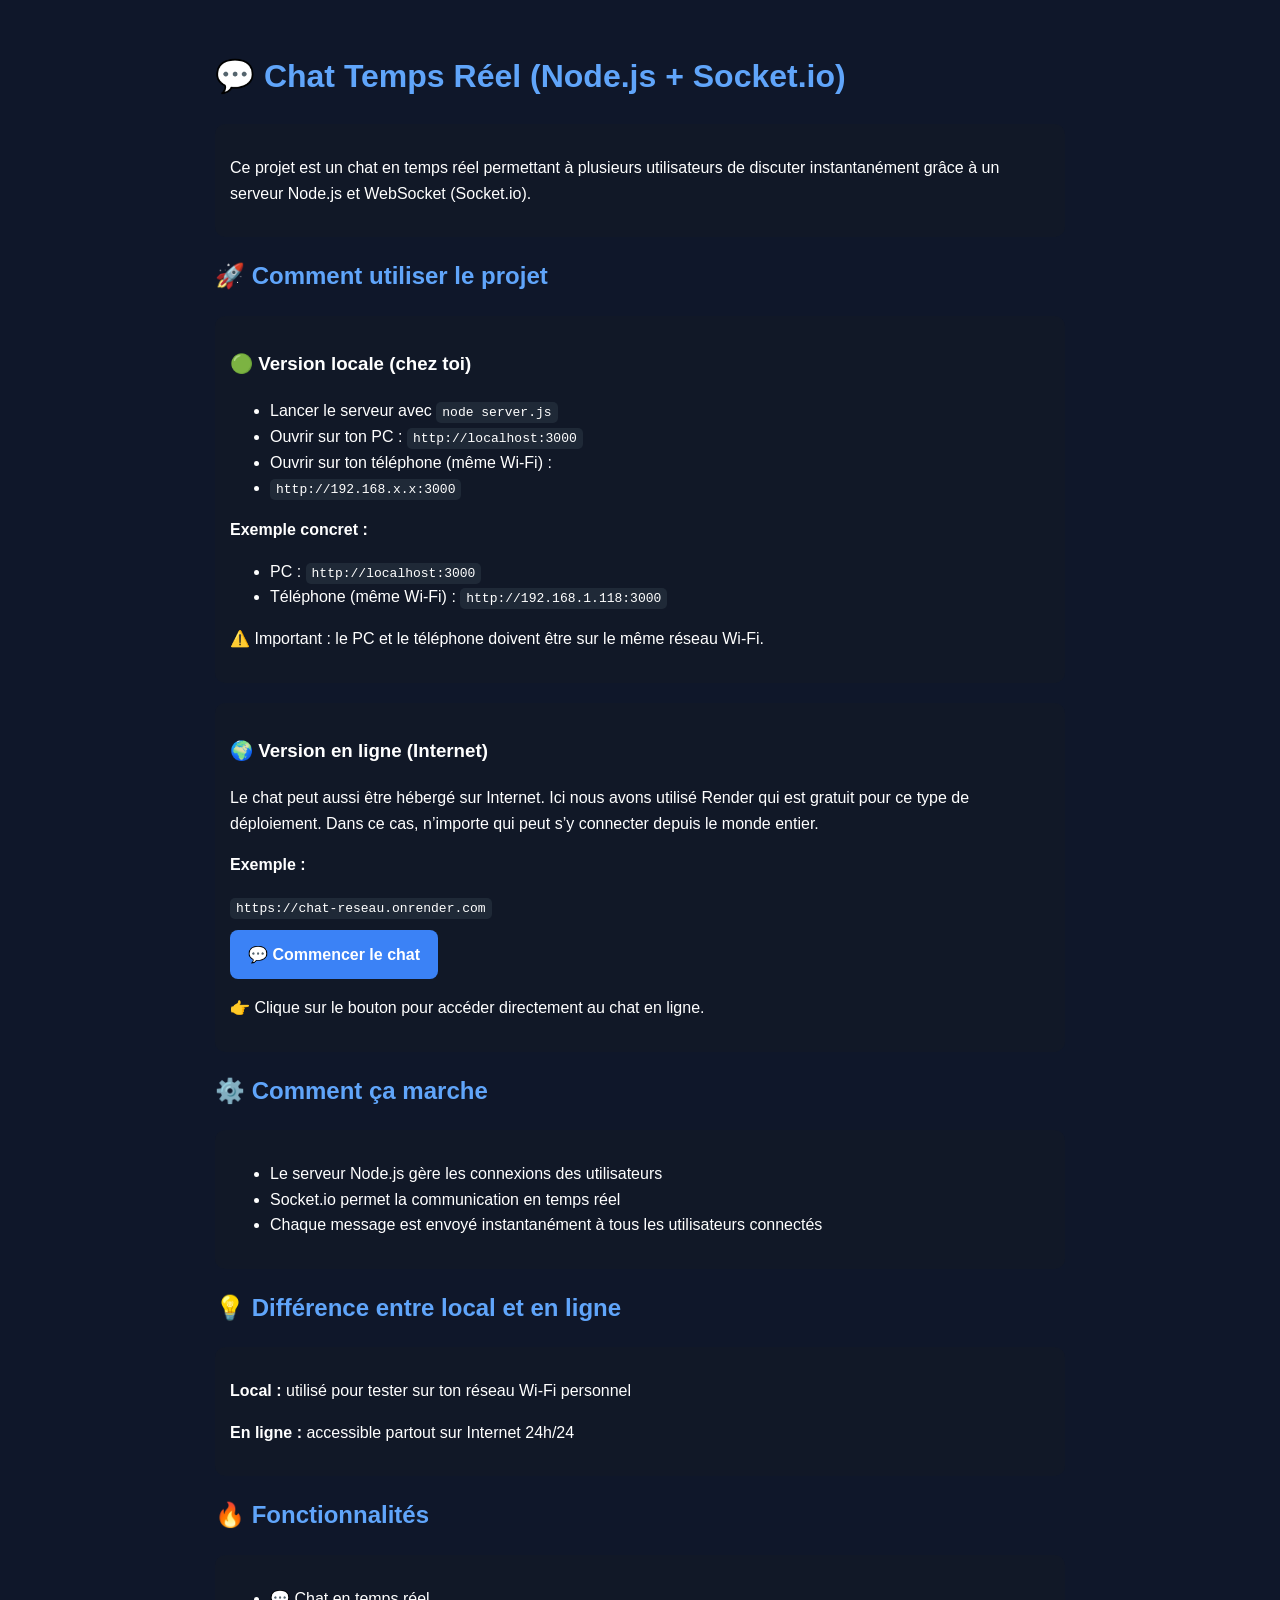
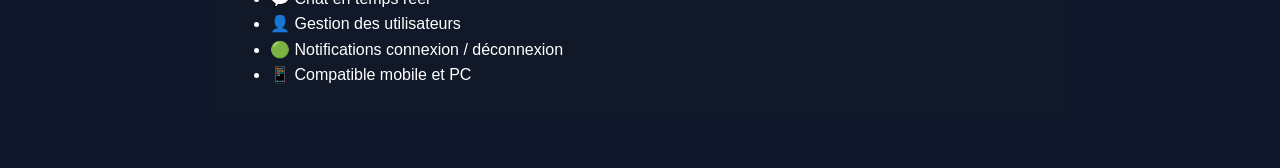
<file: readme.html>
<!DOCTYPE html>
<html lang="fr">
<head>
<meta charset="UTF-8">
<link rel="shortcut icon" href="assets/chatr.png" type="image/x-icon">
<title>Chat Temps Réel - Explication</title>

<style>
body {
    font-family: Arial, sans-serif;
    margin: 0;
    background: #0f172a;
    color: white;
    line-height: 1.6;
}

.container {
    max-width: 850px;
    margin: auto;
    padding: 30px;
}

h1, h2 {
    color: #60a5fa;
}

.card {
    background: #111827;
    padding: 15px;
    border-radius: 10px;
    margin-bottom: 20px;
}

code {
    background: #1f2937;
    padding: 3px 6px;
    border-radius: 5px;
}

/* bouton */
.btn {
    display: inline-block;
    margin-top: 10px;
    padding: 12px 18px;
    background: #3b82f6;
    color: white;
    text-decoration: none;
    border-radius: 8px;
    font-weight: bold;
}

.btn:hover {
    background: #2563eb;
}
</style>

</head>

<body>

<div class="container">

<h1>💬 Chat Temps Réel (Node.js + Socket.io)</h1>

<div class="card">
<p>
Ce projet est un chat en temps réel permettant à plusieurs utilisateurs de discuter instantanément grâce à un serveur Node.js et WebSocket (Socket.io).
</p>
</div>

<h2>🚀 Comment utiliser le projet</h2>

<div class="card">
<h3>🟢 Version locale (chez toi)</h3>

<ul>
    <li>Lancer le serveur avec <code>node server.js</code></li>
    <li>Ouvrir sur ton PC : <code>http://localhost:3000</code></li>
    <li>Ouvrir sur ton téléphone (même Wi-Fi) :</li>
    <li><code>http://192.168.x.x:3000</code></li>
</ul>

<p><b>Exemple concret :</b></p>

<ul>
    <li>PC : <code>http://localhost:3000</code></li>
    <li>Téléphone (même Wi-Fi) : <code>http://192.168.1.118:3000</code></li>
</ul>

<p>
⚠️ Important : le PC et le téléphone doivent être sur le même réseau Wi-Fi.
</p>

</div>

<div class="card">
<h3>🌍 Version en ligne (Internet)</h3>

<p>
Le chat peut aussi être hébergé sur Internet. Ici nous avons utilisé Render qui est gratuit pour ce type de déploiement.
Dans ce cas, n’importe qui peut s’y connecter depuis le monde entier.
</p>

<p><b>Exemple :</b></p>

<code>https://chat-reseau.onrender.com</code>

<br>

<a class="btn" href="https://chat-reseau.onrender.com" target="_blank">
💬 Commencer le chat
</a>

<p>
👉 Clique sur le bouton pour accéder directement au chat en ligne.
</p>

</div>

<h2>⚙️ Comment ça marche</h2>

<div class="card">
<ul>
    <li>Le serveur Node.js gère les connexions des utilisateurs</li>
    <li>Socket.io permet la communication en temps réel</li>
    <li>Chaque message est envoyé instantanément à tous les utilisateurs connectés</li>
</ul>
</div>

<h2>💡 Différence entre local et en ligne</h2>

<div class="card">
<p><b>Local :</b> utilisé pour tester sur ton réseau Wi-Fi personnel</p>
<p><b>En ligne :</b> accessible partout sur Internet 24h/24</p>
</div>

<h2>🔥 Fonctionnalités</h2>

<div class="card">
<ul>
    <li>💬 Chat en temps réel</li>
    <li>👤 Gestion des utilisateurs</li>
    <li>🟢 Notifications connexion / déconnexion</li>
    <li>📱 Compatible mobile et PC</li>
</ul>
</div>

</div>

</body>
</html>
</file>
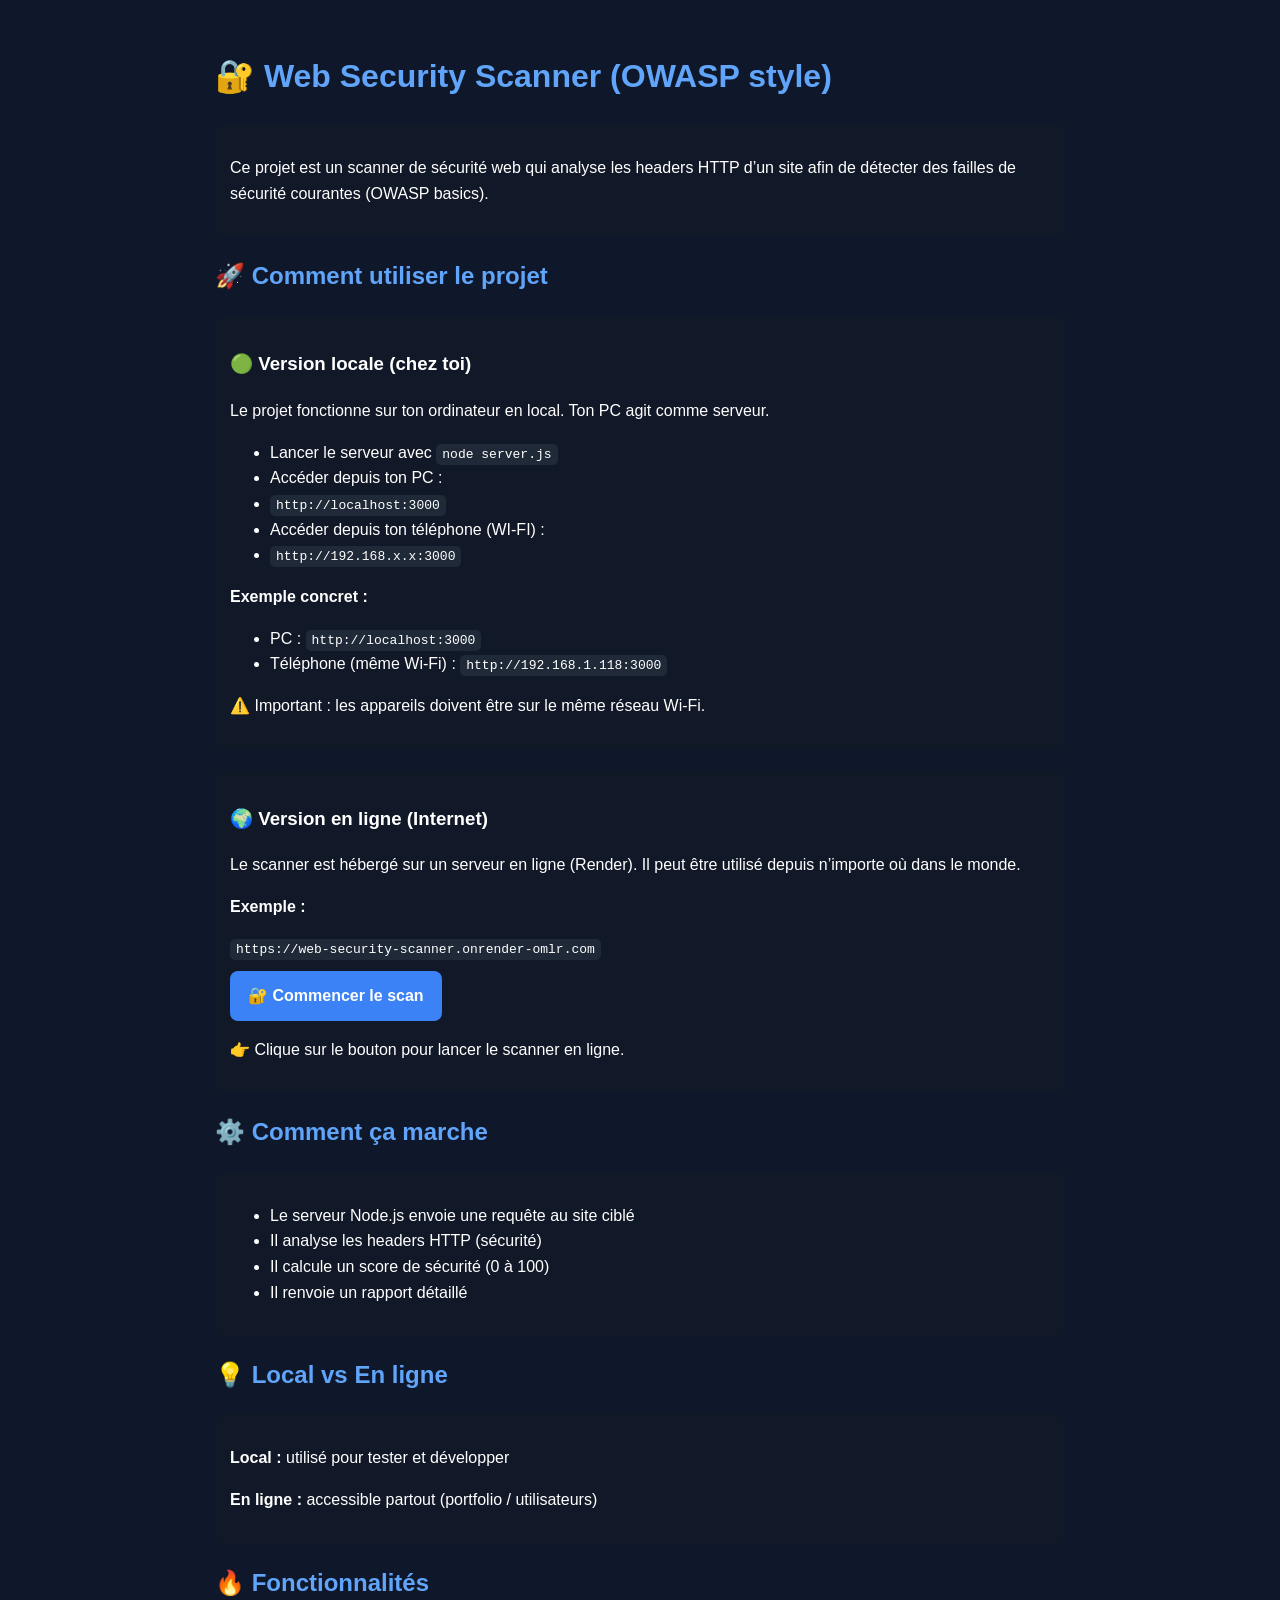
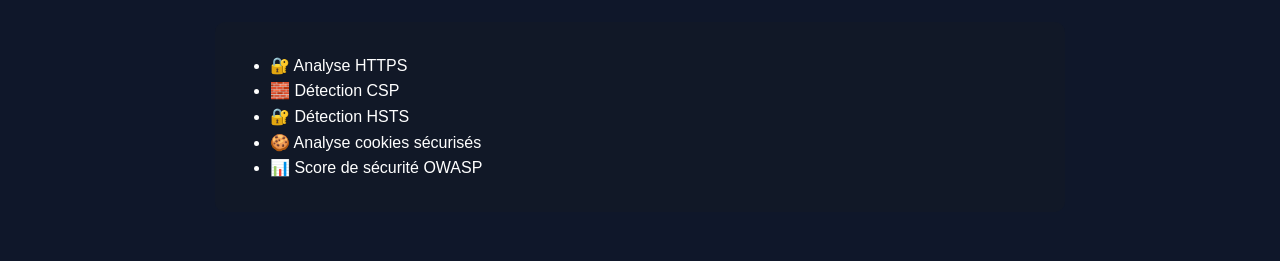
<file: project/readme.html>
<!DOCTYPE html>
<html lang="fr">
<head>
<meta charset="UTF-8">
<link rel="shortcut icon" href="../assets/wsecurity.png" type="image/x-icon">
<title>Web Security Scanner - Explication</title>

<style>
body {
    font-family: Arial, sans-serif;
    margin: 0;
    background: #0f172a;
    color: white;
    line-height: 1.6;
}

.container {
    max-width: 850px;
    margin: auto;
    padding: 30px;
}

h1, h2 {
    color: #60a5fa;
}

.card {
    background: #111827;
    padding: 15px;
    border-radius: 10px;
    margin-bottom: 20px;
}

code {
    background: #1f2937;
    padding: 3px 6px;
    border-radius: 5px;
}

/* bouton */
.btn {
    display: inline-block;
    margin-top: 10px;
    padding: 12px 18px;
    background: #3b82f6;
    color: white;
    text-decoration: none;
    border-radius: 8px;
    font-weight: bold;
}

.btn:hover {
    background: #2563eb;
}
</style>

</head>

<body>

<div class="container">

<h1>🔐 Web Security Scanner (OWASP style)</h1>

<div class="card">
<p>
Ce projet est un scanner de sécurité web qui analyse les headers HTTP d’un site afin de détecter des failles de sécurité courantes (OWASP basics).
</p>
</div>

<h2>🚀 Comment utiliser le projet</h2>

<div class="card">

<h3>🟢 Version locale (chez toi)</h3>

<p>
Le projet fonctionne sur ton ordinateur en local. Ton PC agit comme serveur.
</p>

<ul>
    <li>Lancer le serveur avec <code>node server.js</code></li>
    <li>Accéder depuis ton PC :</li>
    <li><code>http://localhost:3000</code></li>
    <li>Accéder depuis ton téléphone (WI-FI) :</li>
    <li><code>http://192.168.x.x:3000</code></li>
</ul>

<p><b>Exemple concret :</b></p>

<ul>
    <li>PC : <code>http://localhost:3000</code></li>
    <li>Téléphone (même Wi-Fi) : <code>http://192.168.1.118:3000</code></li>
</ul>

<p>
⚠️ Important : les appareils doivent être sur le même réseau Wi-Fi.
</p>

</div>

<div class="card">

<h3>🌍 Version en ligne (Internet)</h3>

<p>
Le scanner est hébergé sur un serveur en ligne (Render).
Il peut être utilisé depuis n’importe où dans le monde.
</p>

<p><b>Exemple :</b></p>

<code>https://web-security-scanner.onrender-omlr.com</code>

<br>

<a class="btn" href="https://web-security-scanner-omlr.onrender.com" target="_blank">
🔐 Commencer le scan
</a>

<p>
👉 Clique sur le bouton pour lancer le scanner en ligne.
</p>

</div>

<h2>⚙️ Comment ça marche</h2>

<div class="card">
<ul>
    <li>Le serveur Node.js envoie une requête au site ciblé</li>
    <li>Il analyse les headers HTTP (sécurité)</li>
    <li>Il calcule un score de sécurité (0 à 100)</li>
    <li>Il renvoie un rapport détaillé</li>
</ul>
</div>

<h2>💡 Local vs En ligne</h2>

<div class="card">
<p><b>Local :</b> utilisé pour tester et développer</p>
<p><b>En ligne :</b> accessible partout (portfolio / utilisateurs)</p>
</div>

<h2>🔥 Fonctionnalités</h2>

<div class="card">
<ul>
    <li>🔐 Analyse HTTPS</li>
    <li>🧱 Détection CSP</li>
    <li>🔐 Détection HSTS</li>
    <li>🍪 Analyse cookies sécurisés</li>
    <li>📊 Score de sécurité OWASP</li>
</ul>
</div>

</div>

</body>
</html>
</file>
